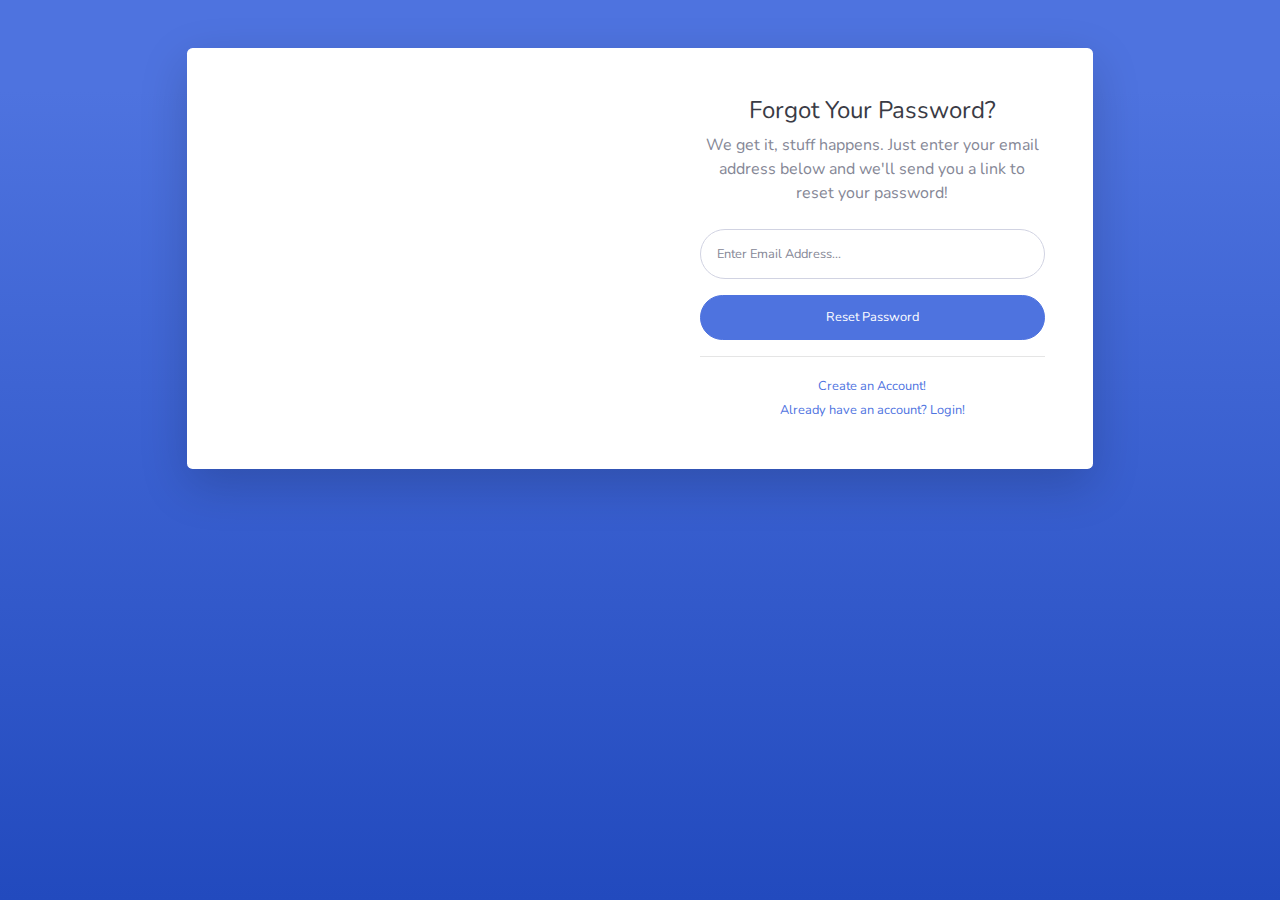
<file: forgot-password.html>
<!DOCTYPE html>
<html lang="en">

<head>

  <meta charset="utf-8">
  <meta http-equiv="X-UA-Compatible" content="IE=edge">
  <meta name="viewport" content="width=device-width, initial-scale=1, shrink-to-fit=no">
  <meta name="description" content="">
  <meta name="author" content="">

  <title>SB Admin 2 - Forgot Password</title>

  <!-- Custom fonts for this template-->
  <link href="vendor/fontawesome-free/css/all.min.css" rel="stylesheet" type="text/css">
  <link href="https://fonts.googleapis.com/css?family=Nunito:200,200i,300,300i,400,400i,600,600i,700,700i,800,800i,900,900i" rel="stylesheet">

  <!-- Custom styles for this template-->
  <link href="css/sb-admin-2.min.css" rel="stylesheet">

</head>

<body class="bg-gradient-primary">

  <div class="container">

    <!-- Outer Row -->
    <div class="row justify-content-center">

      <div class="col-xl-10 col-lg-12 col-md-9">

        <div class="card o-hidden border-0 shadow-lg my-5">
          <div class="card-body p-0">
            <!-- Nested Row within Card Body -->
            <div class="row">
              <div class="col-lg-6 d-none d-lg-block bg-password-image"></div>
              <div class="col-lg-6">
                <div class="p-5">
                  <div class="text-center">
                    <h1 class="h4 text-gray-900 mb-2">Forgot Your Password?</h1>
                    <p class="mb-4">We get it, stuff happens. Just enter your email address below and we'll send you a link to reset your password!</p>
                  </div>
                  <form class="user">
                    <div class="form-group">
                      <input type="email" class="form-control form-control-user" id="exampleInputEmail" aria-describedby="emailHelp" placeholder="Enter Email Address...">
                    </div>
                    <a href="login.html" class="btn btn-primary btn-user btn-block">
                      Reset Password
                    </a>
                  </form>
                  <hr>
                  <div class="text-center">
                    <a class="small" href="register.html">Create an Account!</a>
                  </div>
                  <div class="text-center">
                    <a class="small" href="login.html">Already have an account? Login!</a>
                  </div>
                </div>
              </div>
            </div>
          </div>
        </div>

      </div>

    </div>

  </div>

  <!-- Bootstrap core JavaScript-->
  <script src="vendor/jquery/jquery.min.js"></script>
  <script src="vendor/bootstrap/js/bootstrap.bundle.min.js"></script>

  <!-- Core plugin JavaScript-->
  <script src="vendor/jquery-easing/jquery.easing.min.js"></script>

  <!-- Custom scripts for all pages-->
  <script src="js/sb-admin-2.min.js"></script>

</body>

</html>
</file>
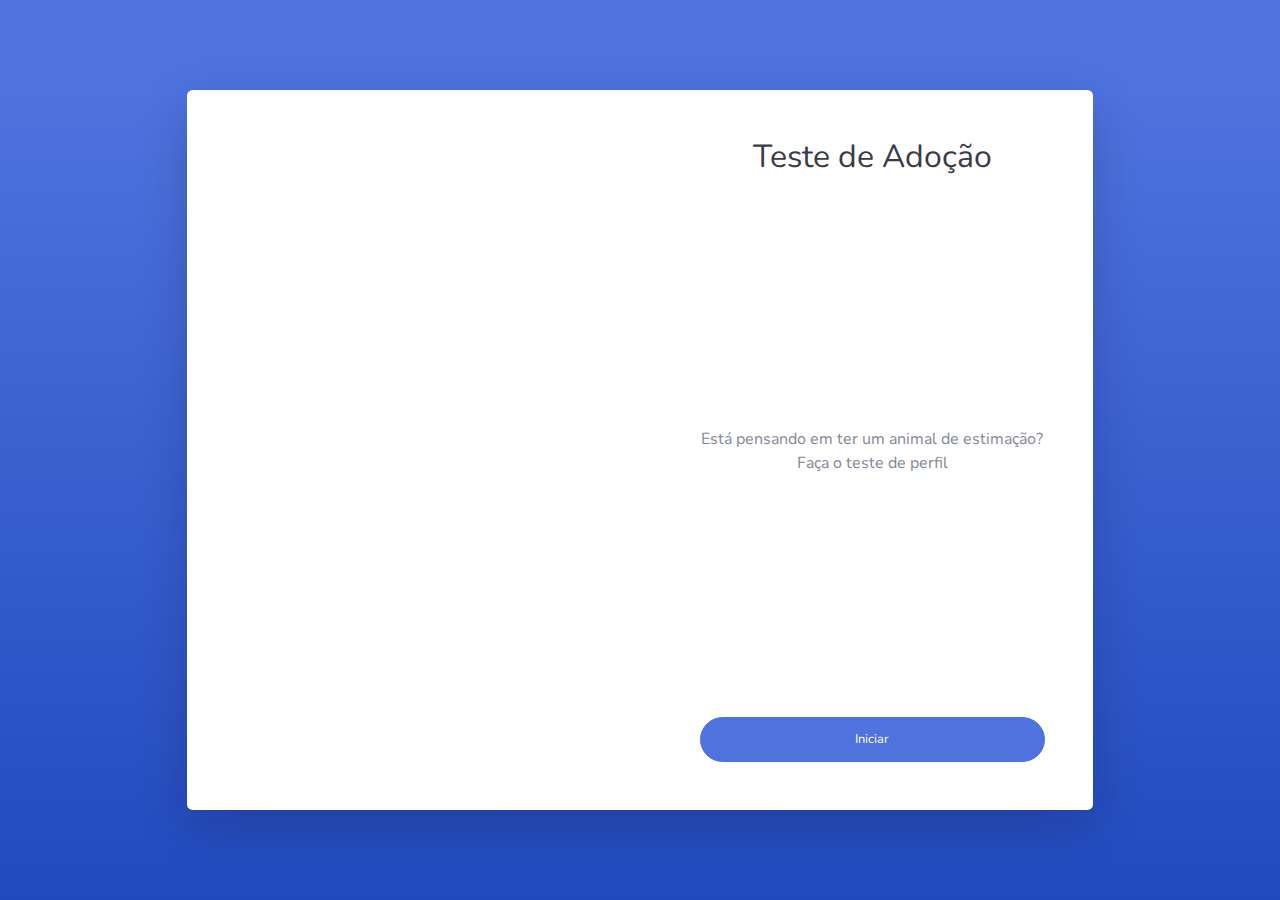
<file: login.html>
<!DOCTYPE html>
<html lang="en">

<head>

  <meta charset="utf-8">
  <meta http-equiv="X-UA-Compatible" content="IE=edge">
  <meta name="viewport" content="width=device-width, initial-scale=1, shrink-to-fit=no">
  <meta name="description" content="">
  <meta name="author" content="">

  <title>Teste de Adoção</title>

  <!-- Custom fonts for this template-->
  <link href="vendor/fontawesome-free/css/all.min.css" rel="stylesheet" type="text/css">
  <link href="https://fonts.googleapis.com/css?family=Nunito:200,200i,300,300i,400,400i,600,600i,700,700i,800,800i,900,900i" rel="stylesheet">

  <!-- Custom styles for this template-->
  <link href="css/sb-admin-2.min.css" rel="stylesheet">
  <link href="css/custom.css" rel="stylesheet">

</head>

<body class="bg-gradient-primary">
  <div class="container">

    <!-- Outer Row -->
    <div class="row justify-content-center">

      <div class="col-xl-10 col-lg-12 col-md-9">

        <div class="card o-hidden border-0 shadow-lg main-card">
          <div class="card-body p-0">
            <!-- Nested Row within Card Body -->
            <div class="row main-card-content">
              <div class="col-lg-6 d-none d-lg-block bg-login-image"></div>
              <div class="col-lg-6">
                <div class="p-5 height-100p">
                  <div class="text-center flex-c-sb height-100p">
                    <h1 class="h2 text-gray-900 mb-4">Teste de Adoção</h1>
                    <div>
                      <p class="mb-0">Está pensando em ter um animal de estimação?</p>
                      <p>Faça o teste de perfil</p>
                    </div>
                    <div class="user">
                      <a href="test_1.html" class="btn btn-primary btn-user btn-block">
                        Iniciar
                      </a>
                  </div>
                  </div>
                </div>
              </div>
            </div>
          </div>
        </div>

      </div>

    </div>

  </div>

  <!-- Bootstrap core JavaScript-->
  <script src="vendor/jquery/jquery.min.js"></script>
  <script src="vendor/bootstrap/js/bootstrap.bundle.min.js"></script>

  <!-- Core plugin JavaScript-->
  <script src="vendor/jquery-easing/jquery.easing.min.js"></script>

  <!-- Custom scripts for all pages-->
  <script src="js/sb-admin-2.min.js"></script>

</body>

</html>
</file>
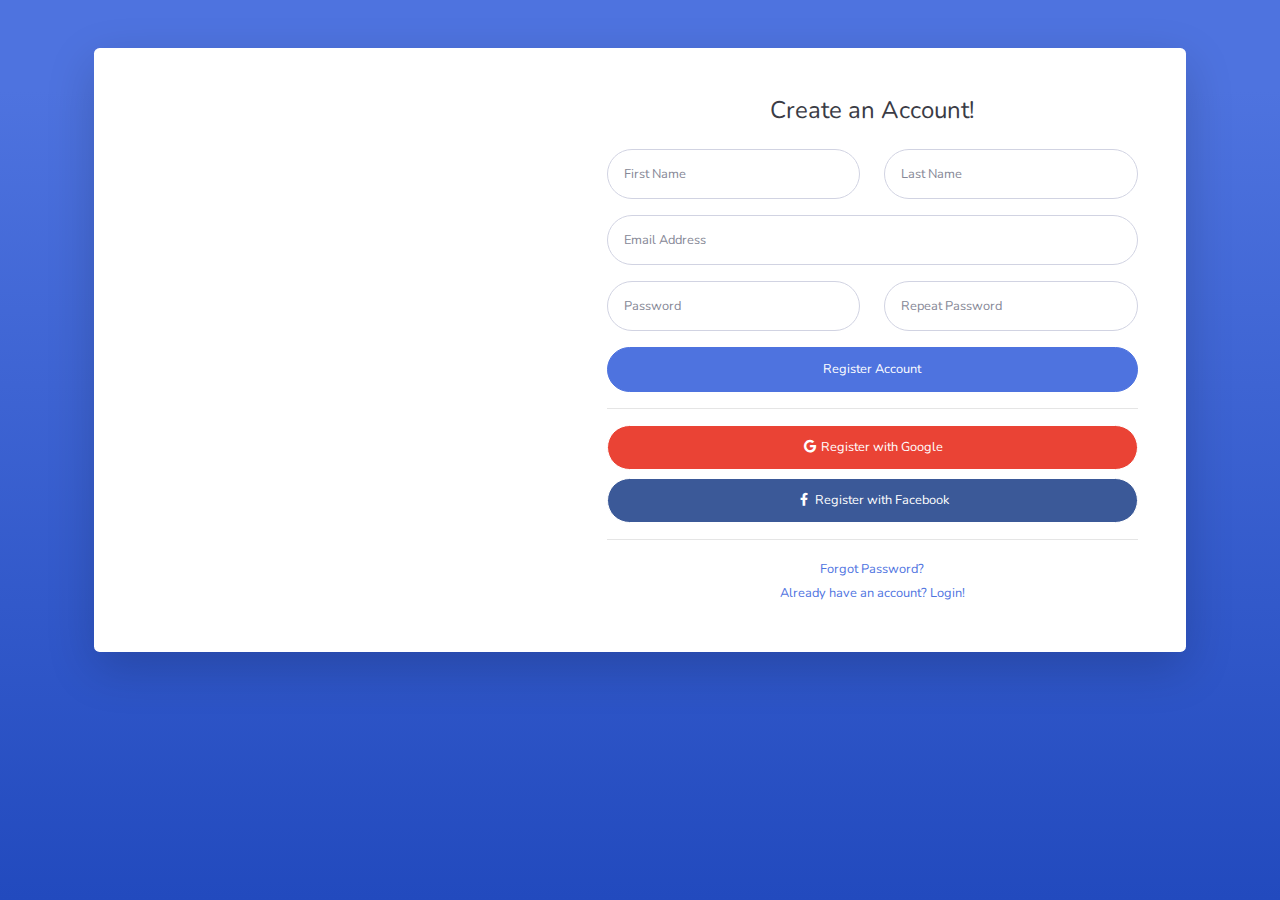
<file: register.html>
<!DOCTYPE html>
<html lang="en">

<head>

  <meta charset="utf-8">
  <meta http-equiv="X-UA-Compatible" content="IE=edge">
  <meta name="viewport" content="width=device-width, initial-scale=1, shrink-to-fit=no">
  <meta name="description" content="">
  <meta name="author" content="">

  <title>SB Admin 2 - Register</title>

  <!-- Custom fonts for this template-->
  <link href="vendor/fontawesome-free/css/all.min.css" rel="stylesheet" type="text/css">
  <link href="https://fonts.googleapis.com/css?family=Nunito:200,200i,300,300i,400,400i,600,600i,700,700i,800,800i,900,900i" rel="stylesheet">

  <!-- Custom styles for this template-->
  <link href="css/sb-admin-2.min.css" rel="stylesheet">

</head>

<body class="bg-gradient-primary">

  <div class="container">

    <div class="card o-hidden border-0 shadow-lg my-5">
      <div class="card-body p-0">
        <!-- Nested Row within Card Body -->
        <div class="row">
          <div class="col-lg-5 d-none d-lg-block bg-register-image"></div>
          <div class="col-lg-7">
            <div class="p-5">
              <div class="text-center">
                <h1 class="h4 text-gray-900 mb-4">Create an Account!</h1>
              </div>
              <form class="user">
                <div class="form-group row">
                  <div class="col-sm-6 mb-3 mb-sm-0">
                    <input type="text" class="form-control form-control-user" id="exampleFirstName" placeholder="First Name">
                  </div>
                  <div class="col-sm-6">
                    <input type="text" class="form-control form-control-user" id="exampleLastName" placeholder="Last Name">
                  </div>
                </div>
                <div class="form-group">
                  <input type="email" class="form-control form-control-user" id="exampleInputEmail" placeholder="Email Address">
                </div>
                <div class="form-group row">
                  <div class="col-sm-6 mb-3 mb-sm-0">
                    <input type="password" class="form-control form-control-user" id="exampleInputPassword" placeholder="Password">
                  </div>
                  <div class="col-sm-6">
                    <input type="password" class="form-control form-control-user" id="exampleRepeatPassword" placeholder="Repeat Password">
                  </div>
                </div>
                <a href="login.html" class="btn btn-primary btn-user btn-block">
                  Register Account
                </a>
                <hr>
                <a href="index.html" class="btn btn-google btn-user btn-block">
                  <i class="fab fa-google fa-fw"></i> Register with Google
                </a>
                <a href="index.html" class="btn btn-facebook btn-user btn-block">
                  <i class="fab fa-facebook-f fa-fw"></i> Register with Facebook
                </a>
              </form>
              <hr>
              <div class="text-center">
                <a class="small" href="forgot-password.html">Forgot Password?</a>
              </div>
              <div class="text-center">
                <a class="small" href="login.html">Already have an account? Login!</a>
              </div>
            </div>
          </div>
        </div>
      </div>
    </div>

  </div>

  <!-- Bootstrap core JavaScript-->
  <script src="vendor/jquery/jquery.min.js"></script>
  <script src="vendor/bootstrap/js/bootstrap.bundle.min.js"></script>

  <!-- Core plugin JavaScript-->
  <script src="vendor/jquery-easing/jquery.easing.min.js"></script>

  <!-- Custom scripts for all pages-->
  <script src="js/sb-admin-2.min.js"></script>

</body>

</html>
</file>
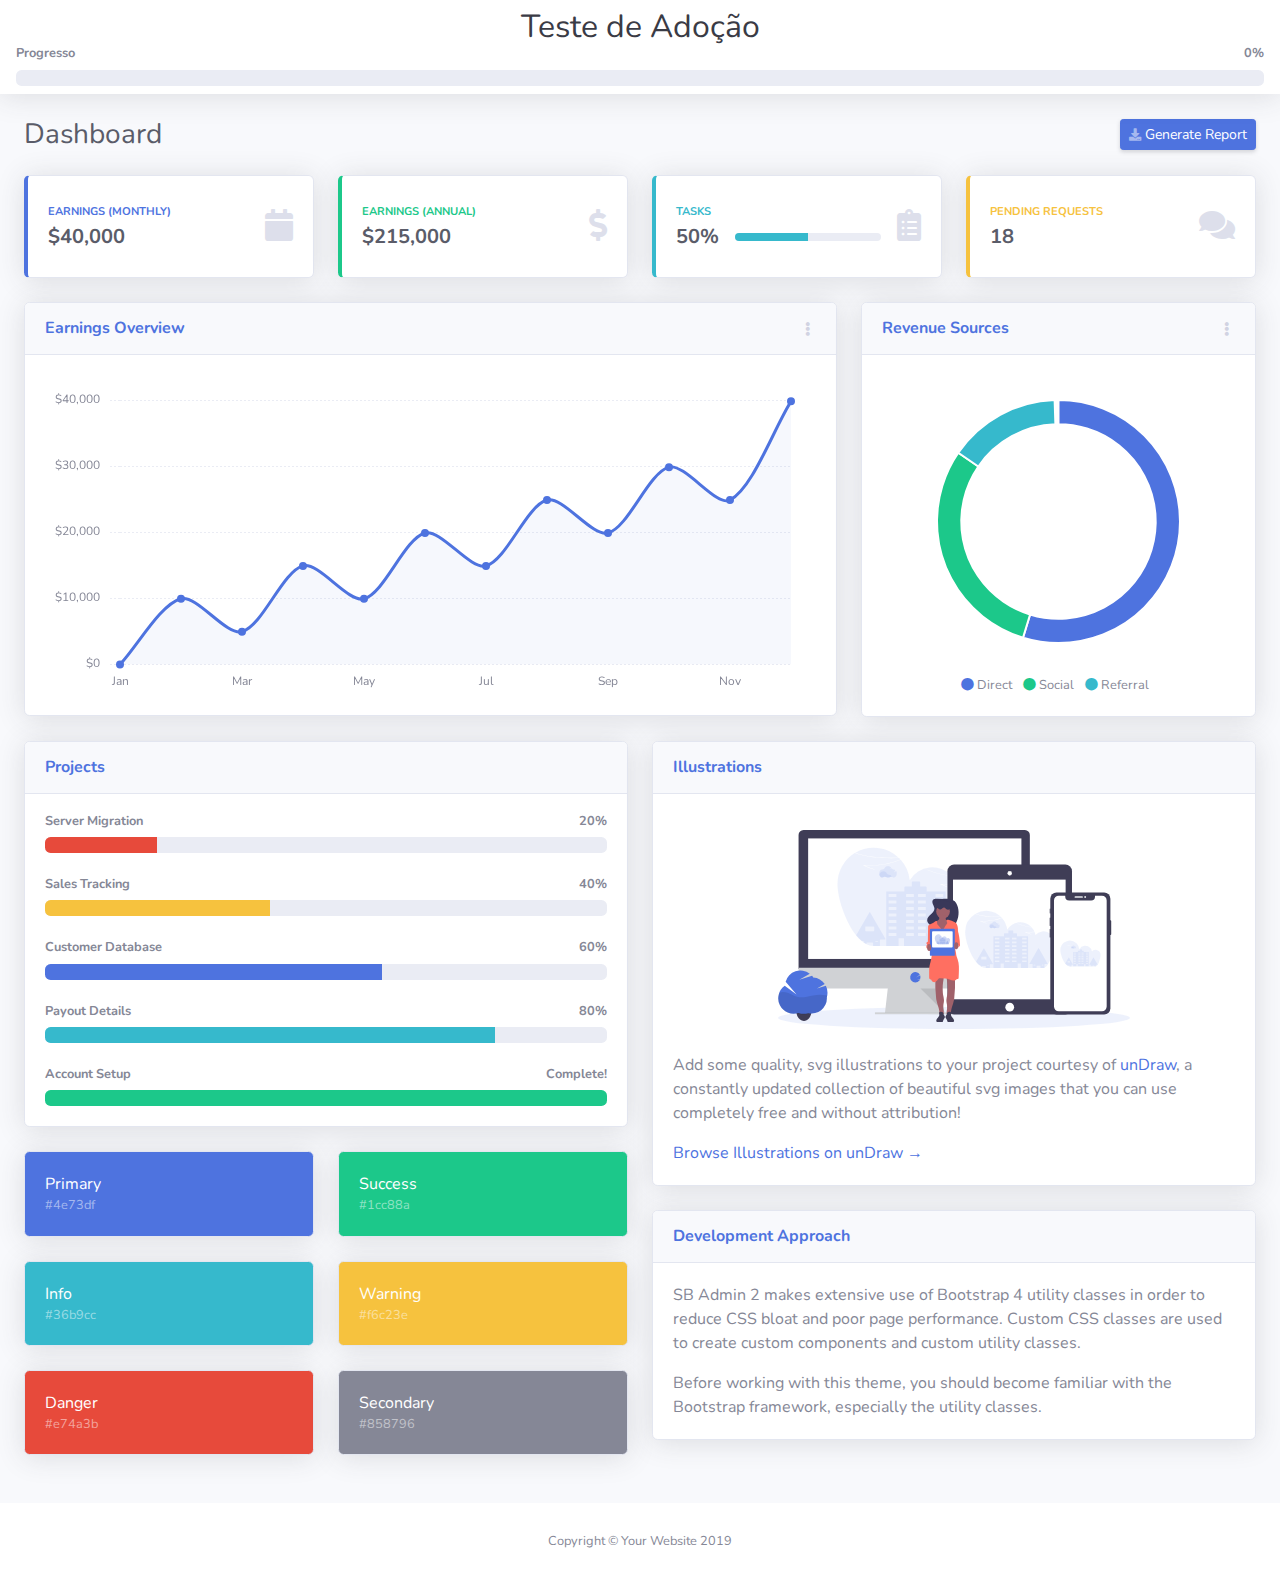
<file: test_1.html>
<!DOCTYPE html>
<html lang="en">

<head>

  <meta charset="utf-8">
  <meta http-equiv="X-UA-Compatible" content="IE=edge">
  <meta name="viewport" content="width=device-width, initial-scale=1, shrink-to-fit=no">
  <meta name="description" content="">
  <meta name="author" content="">

  <title>Teste de Adoção</title>

  <!-- Custom fonts for this template-->
  <link href="vendor/fontawesome-free/css/all.min.css" rel="stylesheet" type="text/css">
  <link href="https://fonts.googleapis.com/css?family=Nunito:200,200i,300,300i,400,400i,600,600i,700,700i,800,800i,900,900i" rel="stylesheet">

  <!-- Custom styles for this template-->
  <link href="css/sb-admin-2.min.css" rel="stylesheet">
  <link href="css/custom.css" rel="stylesheet">

</head>

<body id="page-top">

  <!-- Page Wrapper -->
  <div id="wrapper">

    <!-- Content Wrapper -->
    <div id="content-wrapper" class="d-flex flex-column">

      <!-- Main Content -->
      <div id="content">

        <!-- Topbar -->
        <nav class="navbar navbar-expand navbar-light bg-white mb-4 static-top shadow">

          <!-- Sidebar Toggle (Topbar) -->
          <button id="sidebarToggleTop" class="btn btn-link d-md-none rounded-circle mr-3">
            <i class="fa fa-bars"></i>
          </button>

          <!-- Topbar Navbar -->
          <ul class="navbar-nav width-100p">

            <!-- Nav Item - Search Dropdown (Visible Only XS) -->
            <li class="nav-item dropdown no-arrow d-sm-none">
              <a class="nav-link dropdown-toggle" href="#" id="searchDropdown" role="button" data-toggle="dropdown" aria-haspopup="true" aria-expanded="false">
                <i class="fas fa-search fa-fw"></i>
              </a>
            </li>

            <div class="width-100p">
              <h1 class="h2 text-gray-900 title">Teste de Adoção</h1>
              <h4 class="small font-weight-bold">Progresso <span class="float-right">0%</span></h4>
                <div class="progress">
                  <div class="progress-bar" role="progressbar" style="width: 0%" aria-valuenow="0" aria-valuemin="0" aria-valuemax="100"></div>
                </div>
            </div>
          </ul>
        </nav>
        <!-- End of Topbar -->

        <!-- Begin Page Content -->
        <div class="container-fluid">

          <!-- Page Heading -->
          <div class="d-sm-flex align-items-center justify-content-between mb-4">
            <h1 class="h3 mb-0 text-gray-800">Dashboard</h1>
            <a href="#" class="d-none d-sm-inline-block btn btn-sm btn-primary shadow-sm"><i class="fas fa-download fa-sm text-white-50"></i> Generate Report</a>
          </div>

          <!-- Content Row -->
          <div class="row">

            <!-- Earnings (Monthly) Card Example -->
            <div class="col-xl-3 col-md-6 mb-4">
              <div class="card border-left-primary shadow h-100 py-2">
                <div class="card-body">
                  <div class="row no-gutters align-items-center">
                    <div class="col mr-2">
                      <div class="text-xs font-weight-bold text-primary text-uppercase mb-1">Earnings (Monthly)</div>
                      <div class="h5 mb-0 font-weight-bold text-gray-800">$40,000</div>
                    </div>
                    <div class="col-auto">
                      <i class="fas fa-calendar fa-2x text-gray-300"></i>
                    </div>
                  </div>
                </div>
              </div>
            </div>

            <!-- Earnings (Monthly) Card Example -->
            <div class="col-xl-3 col-md-6 mb-4">
              <div class="card border-left-success shadow h-100 py-2">
                <div class="card-body">
                  <div class="row no-gutters align-items-center">
                    <div class="col mr-2">
                      <div class="text-xs font-weight-bold text-success text-uppercase mb-1">Earnings (Annual)</div>
                      <div class="h5 mb-0 font-weight-bold text-gray-800">$215,000</div>
                    </div>
                    <div class="col-auto">
                      <i class="fas fa-dollar-sign fa-2x text-gray-300"></i>
                    </div>
                  </div>
                </div>
              </div>
            </div>

            <!-- Earnings (Monthly) Card Example -->
            <div class="col-xl-3 col-md-6 mb-4">
              <div class="card border-left-info shadow h-100 py-2">
                <div class="card-body">
                  <div class="row no-gutters align-items-center">
                    <div class="col mr-2">
                      <div class="text-xs font-weight-bold text-info text-uppercase mb-1">Tasks</div>
                      <div class="row no-gutters align-items-center">
                        <div class="col-auto">
                          <div class="h5 mb-0 mr-3 font-weight-bold text-gray-800">50%</div>
                        </div>
                        <div class="col">
                          <div class="progress progress-sm mr-2">
                            <div class="progress-bar bg-info" role="progressbar" style="width: 50%" aria-valuenow="50" aria-valuemin="0" aria-valuemax="100"></div>
                          </div>
                        </div>
                      </div>
                    </div>
                    <div class="col-auto">
                      <i class="fas fa-clipboard-list fa-2x text-gray-300"></i>
                    </div>
                  </div>
                </div>
              </div>
            </div>

            <!-- Pending Requests Card Example -->
            <div class="col-xl-3 col-md-6 mb-4">
              <div class="card border-left-warning shadow h-100 py-2">
                <div class="card-body">
                  <div class="row no-gutters align-items-center">
                    <div class="col mr-2">
                      <div class="text-xs font-weight-bold text-warning text-uppercase mb-1">Pending Requests</div>
                      <div class="h5 mb-0 font-weight-bold text-gray-800">18</div>
                    </div>
                    <div class="col-auto">
                      <i class="fas fa-comments fa-2x text-gray-300"></i>
                    </div>
                  </div>
                </div>
              </div>
            </div>
          </div>

          <!-- Content Row -->

          <div class="row">

            <!-- Area Chart -->
            <div class="col-xl-8 col-lg-7">
              <div class="card shadow mb-4">
                <!-- Card Header - Dropdown -->
                <div class="card-header py-3 d-flex flex-row align-items-center justify-content-between">
                  <h6 class="m-0 font-weight-bold text-primary">Earnings Overview</h6>
                  <div class="dropdown no-arrow">
                    <a class="dropdown-toggle" href="#" role="button" id="dropdownMenuLink" data-toggle="dropdown" aria-haspopup="true" aria-expanded="false">
                      <i class="fas fa-ellipsis-v fa-sm fa-fw text-gray-400"></i>
                    </a>
                    <div class="dropdown-menu dropdown-menu-right shadow animated--fade-in" aria-labelledby="dropdownMenuLink">
                      <div class="dropdown-header">Dropdown Header:</div>
                      <a class="dropdown-item" href="#">Action</a>
                      <a class="dropdown-item" href="#">Another action</a>
                      <div class="dropdown-divider"></div>
                      <a class="dropdown-item" href="#">Something else here</a>
                    </div>
                  </div>
                </div>
                <!-- Card Body -->
                <div class="card-body">
                  <div class="chart-area">
                    <canvas id="myAreaChart"></canvas>
                  </div>
                </div>
              </div>
            </div>

            <!-- Pie Chart -->
            <div class="col-xl-4 col-lg-5">
              <div class="card shadow mb-4">
                <!-- Card Header - Dropdown -->
                <div class="card-header py-3 d-flex flex-row align-items-center justify-content-between">
                  <h6 class="m-0 font-weight-bold text-primary">Revenue Sources</h6>
                  <div class="dropdown no-arrow">
                    <a class="dropdown-toggle" href="#" role="button" id="dropdownMenuLink" data-toggle="dropdown" aria-haspopup="true" aria-expanded="false">
                      <i class="fas fa-ellipsis-v fa-sm fa-fw text-gray-400"></i>
                    </a>
                    <div class="dropdown-menu dropdown-menu-right shadow animated--fade-in" aria-labelledby="dropdownMenuLink">
                      <div class="dropdown-header">Dropdown Header:</div>
                      <a class="dropdown-item" href="#">Action</a>
                      <a class="dropdown-item" href="#">Another action</a>
                      <div class="dropdown-divider"></div>
                      <a class="dropdown-item" href="#">Something else here</a>
                    </div>
                  </div>
                </div>
                <!-- Card Body -->
                <div class="card-body">
                  <div class="chart-pie pt-4 pb-2">
                    <canvas id="myPieChart"></canvas>
                  </div>
                  <div class="mt-4 text-center small">
                    <span class="mr-2">
                      <i class="fas fa-circle text-primary"></i> Direct
                    </span>
                    <span class="mr-2">
                      <i class="fas fa-circle text-success"></i> Social
                    </span>
                    <span class="mr-2">
                      <i class="fas fa-circle text-info"></i> Referral
                    </span>
                  </div>
                </div>
              </div>
            </div>
          </div>

          <!-- Content Row -->
          <div class="row">

            <!-- Content Column -->
            <div class="col-lg-6 mb-4">

              <!-- Project Card Example -->
              <div class="card shadow mb-4">
                <div class="card-header py-3">
                  <h6 class="m-0 font-weight-bold text-primary">Projects</h6>
                </div>
                <div class="card-body">
                  <h4 class="small font-weight-bold">Server Migration <span class="float-right">20%</span></h4>
                  <div class="progress mb-4">
                    <div class="progress-bar bg-danger" role="progressbar" style="width: 20%" aria-valuenow="20" aria-valuemin="0" aria-valuemax="100"></div>
                  </div>
                  <h4 class="small font-weight-bold">Sales Tracking <span class="float-right">40%</span></h4>
                  <div class="progress mb-4">
                    <div class="progress-bar bg-warning" role="progressbar" style="width: 40%" aria-valuenow="40" aria-valuemin="0" aria-valuemax="100"></div>
                  </div>
                  <h4 class="small font-weight-bold">Customer Database <span class="float-right">60%</span></h4>
                  <div class="progress mb-4">
                    <div class="progress-bar" role="progressbar" style="width: 60%" aria-valuenow="60" aria-valuemin="0" aria-valuemax="100"></div>
                  </div>
                  <h4 class="small font-weight-bold">Payout Details <span class="float-right">80%</span></h4>
                  <div class="progress mb-4">
                    <div class="progress-bar bg-info" role="progressbar" style="width: 80%" aria-valuenow="80" aria-valuemin="0" aria-valuemax="100"></div>
                  </div>
                  <h4 class="small font-weight-bold">Account Setup <span class="float-right">Complete!</span></h4>
                  <div class="progress">
                    <div class="progress-bar bg-success" role="progressbar" style="width: 100%" aria-valuenow="100" aria-valuemin="0" aria-valuemax="100"></div>
                  </div>
                </div>
              </div>

              <!-- Color System -->
              <div class="row">
                <div class="col-lg-6 mb-4">
                  <div class="card bg-primary text-white shadow">
                    <div class="card-body">
                      Primary
                      <div class="text-white-50 small">#4e73df</div>
                    </div>
                  </div>
                </div>
                <div class="col-lg-6 mb-4">
                  <div class="card bg-success text-white shadow">
                    <div class="card-body">
                      Success
                      <div class="text-white-50 small">#1cc88a</div>
                    </div>
                  </div>
                </div>
                <div class="col-lg-6 mb-4">
                  <div class="card bg-info text-white shadow">
                    <div class="card-body">
                      Info
                      <div class="text-white-50 small">#36b9cc</div>
                    </div>
                  </div>
                </div>
                <div class="col-lg-6 mb-4">
                  <div class="card bg-warning text-white shadow">
                    <div class="card-body">
                      Warning
                      <div class="text-white-50 small">#f6c23e</div>
                    </div>
                  </div>
                </div>
                <div class="col-lg-6 mb-4">
                  <div class="card bg-danger text-white shadow">
                    <div class="card-body">
                      Danger
                      <div class="text-white-50 small">#e74a3b</div>
                    </div>
                  </div>
                </div>
                <div class="col-lg-6 mb-4">
                  <div class="card bg-secondary text-white shadow">
                    <div class="card-body">
                      Secondary
                      <div class="text-white-50 small">#858796</div>
                    </div>
                  </div>
                </div>
              </div>

            </div>

            <div class="col-lg-6 mb-4">

              <!-- Illustrations -->
              <div class="card shadow mb-4">
                <div class="card-header py-3">
                  <h6 class="m-0 font-weight-bold text-primary">Illustrations</h6>
                </div>
                <div class="card-body">
                  <div class="text-center">
                    <img class="img-fluid px-3 px-sm-4 mt-3 mb-4" style="width: 25rem;" src="img/undraw_posting_photo.svg" alt="">
                  </div>
                  <p>Add some quality, svg illustrations to your project courtesy of <a target="_blank" rel="nofollow" href="https://undraw.co/">unDraw</a>, a constantly updated collection of beautiful svg images that you can use completely free and without attribution!</p>
                  <a target="_blank" rel="nofollow" href="https://undraw.co/">Browse Illustrations on unDraw &rarr;</a>
                </div>
              </div>

              <!-- Approach -->
              <div class="card shadow mb-4">
                <div class="card-header py-3">
                  <h6 class="m-0 font-weight-bold text-primary">Development Approach</h6>
                </div>
                <div class="card-body">
                  <p>SB Admin 2 makes extensive use of Bootstrap 4 utility classes in order to reduce CSS bloat and poor page performance. Custom CSS classes are used to create custom components and custom utility classes.</p>
                  <p class="mb-0">Before working with this theme, you should become familiar with the Bootstrap framework, especially the utility classes.</p>
                </div>
              </div>

            </div>
          </div>

        </div>
        <!-- /.container-fluid -->

      </div>
      <!-- End of Main Content -->

      <!-- Footer -->
      <footer class="sticky-footer bg-white">
        <div class="container my-auto">
          <div class="copyright text-center my-auto">
            <span>Copyright &copy; Your Website 2019</span>
          </div>
        </div>
      </footer>
      <!-- End of Footer -->

    </div>
    <!-- End of Content Wrapper -->

  </div>
  <!-- End of Page Wrapper -->

  <!-- Scroll to Top Button-->
  <a class="scroll-to-top rounded" href="#page-top">
    <i class="fas fa-angle-up"></i>
  </a>

  <!-- Logout Modal-->
  <div class="modal fade" id="logoutModal" tabindex="-1" role="dialog" aria-labelledby="exampleModalLabel" aria-hidden="true">
    <div class="modal-dialog" role="document">
      <div class="modal-content">
        <div class="modal-header">
          <h5 class="modal-title" id="exampleModalLabel">Ready to Leave?</h5>
          <button class="close" type="button" data-dismiss="modal" aria-label="Close">
            <span aria-hidden="true">×</span>
          </button>
        </div>
        <div class="modal-body">Select "Logout" below if you are ready to end your current session.</div>
        <div class="modal-footer">
          <button class="btn btn-secondary" type="button" data-dismiss="modal">Cancel</button>
          <a class="btn btn-primary" href="login.html">Logout</a>
        </div>
      </div>
    </div>
  </div>

  <!-- Bootstrap core JavaScript-->
  <script src="vendor/jquery/jquery.min.js"></script>
  <script src="vendor/bootstrap/js/bootstrap.bundle.min.js"></script>

  <!-- Core plugin JavaScript-->
  <script src="vendor/jquery-easing/jquery.easing.min.js"></script>

  <!-- Custom scripts for all pages-->
  <script src="js/sb-admin-2.min.js"></script>

  <!-- Page level plugins -->
  <script src="vendor/chart.js/Chart.min.js"></script>

  <!-- Page level custom scripts -->
  <script src="js/demo/chart-area-demo.js"></script>
  <script src="js/demo/chart-pie-demo.js"></script>

</body>

</html>
</file>
<file: css/custom.css>
.main-card {
	margin-top: 10vh;
	margin-bottom: 10vh;
}

.main-card-content {
	min-height: 80vh;
}

.user .btn-user {
  font-size: 0.8rem;
  border-radius: 10rem;
  padding: 0.75rem 1rem;
}

.flex-c-sb {
	display: flex;
	flex-direction: column;
	justify-content: space-between;
}

.height-100p {
	height: 100%;
}

.width-100p {
	width: 100%;
}

.title {
	margin-bottom: 0px;
	text-align: center;
}
</file>
